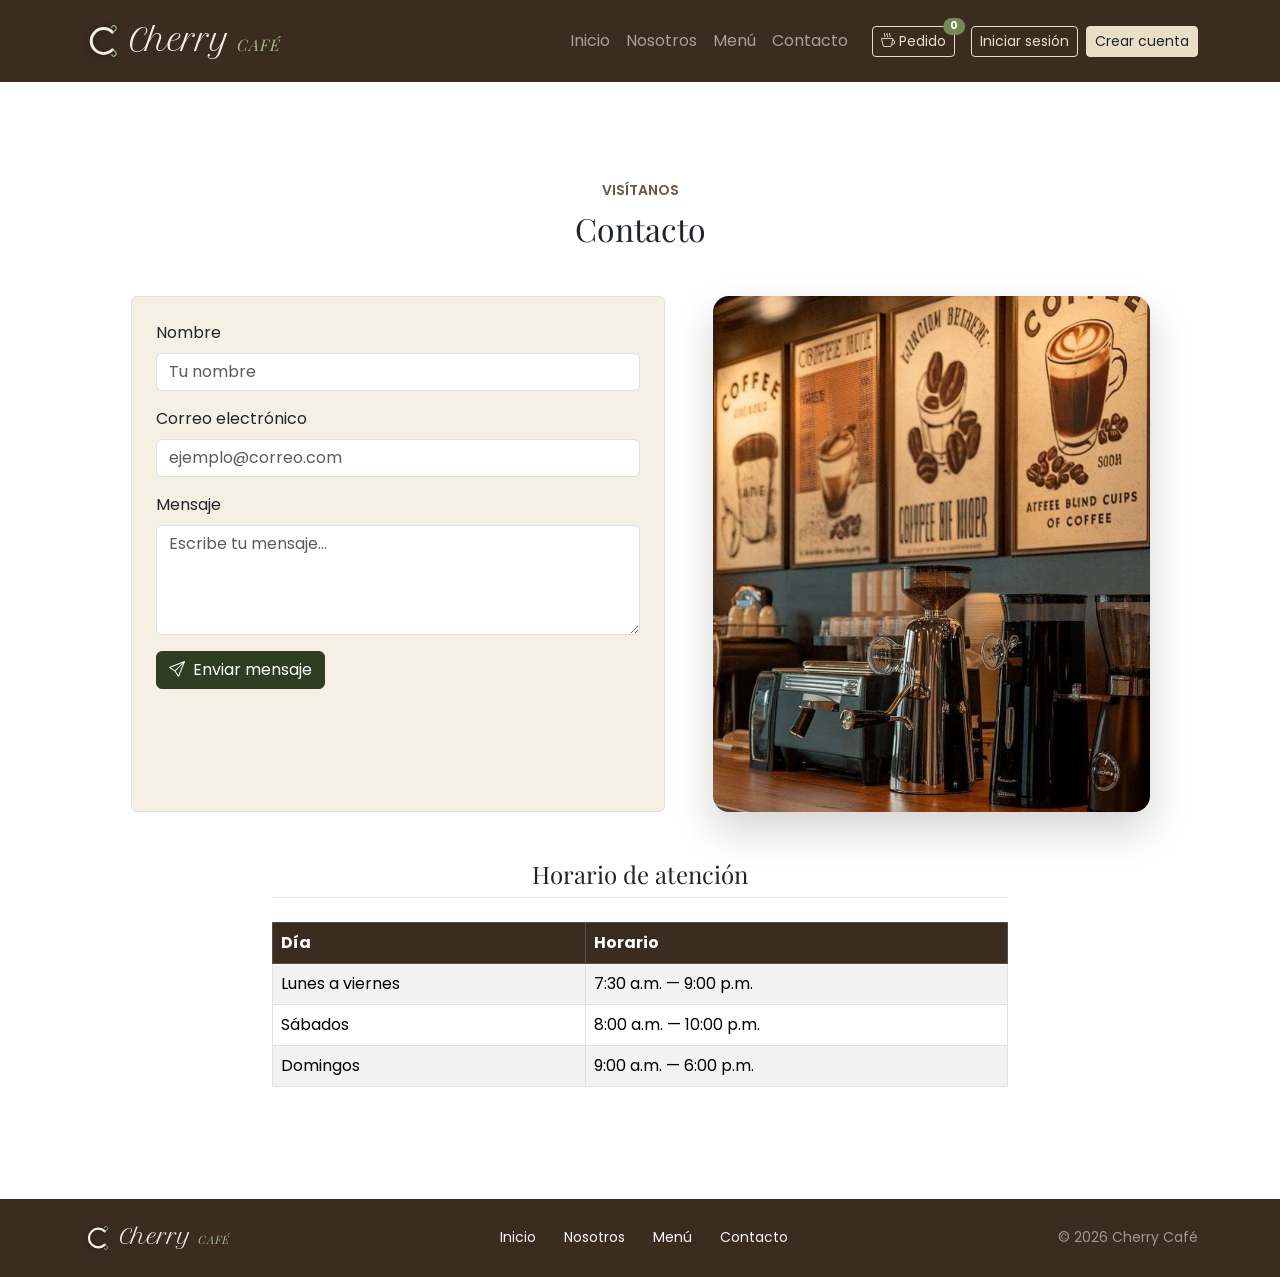
<file: contacto.html>
<!DOCTYPE html>
<html lang="es">
<head>
<meta charset="UTF-8">
<meta name="viewport" content="width=device-width, initial-scale=1.0">
<title>Contacto — Cherry Café</title>
<link rel="icon" href="img/logo-mark.svg" type="image/svg+xml">
<link href="https://cdn.jsdelivr.net/npm/bootstrap@5.3.3/dist/css/bootstrap.min.css" rel="stylesheet">
<link rel="stylesheet" href="https://cdn.jsdelivr.net/npm/bootstrap-icons@1.11.3/font/bootstrap-icons.css">
<link rel="stylesheet" href="css/styles.css">
</head>
<body class="d-flex flex-column min-vh-100 bg-white text-dark">

<header>
    <nav class="navbar navbar-expand-lg navbar-dark bg-dark py-3">
        <div class="container">
            <a class="navbar-brand d-flex align-items-center" href="index.html">
                <img src="img/logo-mark-claro.svg" alt="" height="40" class="brand-mark me-2">
                <span class="brand-type"><span class="brand-script">Cherry</span><span class="brand-serif">Café</span></span>
            </a>
            <button class="navbar-toggler" type="button" data-bs-toggle="collapse" data-bs-target="#menuCherry"
                    aria-controls="menuCherry" aria-expanded="false" aria-label="Alternar navegación">
                <span class="navbar-toggler-icon"></span>
            </button>
            <div class="collapse navbar-collapse" id="menuCherry">
                <ul class="navbar-nav ms-auto mb-3 mb-lg-0 align-items-lg-center">
                    <li class="nav-item"><a class="nav-link" href="index.html">Inicio</a></li>
                    <li class="nav-item"><a class="nav-link" href="nosotros.html">Nosotros</a></li>
                    <li class="nav-item"><a class="nav-link" href="menu.html">Menú</a></li>
                    <li class="nav-item"><a class="nav-link" href="contacto.html">Contacto</a></li>
                    <li class="nav-item ms-lg-3">
                        <button type="button" class="btn btn-outline-light btn-sm position-relative" data-bs-toggle="offcanvas" data-bs-target="#offcanvasCarrito" aria-controls="offcanvasCarrito">
                            <i class="bi bi-cup-hot"></i> Pedido
                            <span id="carritoContador" class="position-absolute top-0 start-100 translate-middle badge rounded-pill bg-danger">0</span>
                        </button>
                    </li>
                    <li class="nav-item ms-lg-3">
                        <button type="button" class="btn btn-outline-light btn-sm" data-bs-toggle="modal" data-bs-target="#modalLogin">
                            Iniciar sesión
                        </button>
                    </li>
                    <li class="nav-item mt-2 mt-lg-0 ms-lg-2">
                        <button type="button" class="btn btn-light btn-sm text-dark" data-bs-toggle="modal" data-bs-target="#modalRegistro">
                            Crear cuenta
                        </button>
                    </li>
                </ul>
            </div>
        </div>
    </nav>
</header>

<main class="flex-grow-1">
    <!-- ================= CONTACTO ================= -->
    <section id="contacto" class="bg-white py-5">
        <div class="container py-5">
            <div class="text-center mb-5">
                <span class="text-secondary text-uppercase small fw-semibold">Visítanos</span>
                <h1 class="fw-normal mt-2 fs-2">Contacto</h1>
            </div>

            <div class="row g-5 justify-content-center align-items-stretch mb-5">
                <div class="col-lg-6">
                    <form class="border rounded p-4 bg-light h-100" id="formContacto" novalidate>
                        <div class="row g-3">
                            <div class="col-12">
                                <label class="form-label" for="nombre">Nombre</label>
                                <input type="text" class="form-control" id="nombre" placeholder="Tu nombre">
                                <div class="invalid-feedback" id="errorNombre"></div>
                            </div>
                            <div class="col-12">
                                <label class="form-label" for="correo">Correo electrónico</label>
                                <input type="email" class="form-control" id="correo" placeholder="ejemplo@correo.com">
                                <div class="invalid-feedback" id="errorCorreo"></div>
                            </div>
                            <div class="col-12">
                                <label class="form-label" for="mensaje">Mensaje</label>
                                <textarea class="form-control" id="mensaje" rows="4" placeholder="Escribe tu mensaje..."></textarea>
                                <div class="invalid-feedback" id="errorMensaje"></div>
                            </div>
                            <div class="col-12">
                                <div class="alert d-none" id="alertaContacto" role="alert"></div>
                                <button type="submit" class="btn btn-dark">
                                    <i class="bi bi-send me-1"></i> Enviar mensaje
                                </button>
                            </div>
                        </div>
                    </form>
                </div>

                <div class="col-lg-5">
                    <div class="cf-photo h-100" style="aspect-ratio:auto;">
                        <img src="img/img4.jpeg" alt="Local Cherry Café">
                    </div>
                </div>
            </div>

            <div class="row justify-content-center">
                <div class="col-lg-8">
                    <h4 class="fw-normal border-bottom pb-2 mb-4 text-center">Horario de atención</h4>
                    <div class="table-responsive">
                        <table class="table table-bordered table-striped align-middle">
                            <thead class="table-dark">
                                <tr>
                                    <th scope="col">Día</th>
                                    <th scope="col">Horario</th>
                                </tr>
                            </thead>
                            <tbody>
                                <tr>
                                    <td>Lunes a viernes</td>
                                    <td>7:30 a.m. — 9:00 p.m.</td>
                                </tr>
                                <tr>
                                    <td>Sábados</td>
                                    <td>8:00 a.m. — 10:00 p.m.</td>
                                </tr>
                                <tr>
                                    <td>Domingos</td>
                                    <td>9:00 a.m. — 6:00 p.m.</td>
                                </tr>
                            </tbody>
                        </table>
                    </div>
                </div>
            </div>
        </div>
    </section>
</main>

<footer class="bg-dark text-white-50 py-4 mt-auto">
    <div class="container d-flex flex-column flex-md-row justify-content-between align-items-center gap-3">
        <div class="d-flex align-items-center">
            <img src="img/logo-mark-claro.svg" alt="" height="30" class="brand-mark me-2">
            <span class="brand-type"><span class="brand-script">Cherry</span><span class="brand-serif">Café</span></span>
        </div>
        <ul class="list-inline mb-0 small">
            <li class="list-inline-item"><a class="link-light text-decoration-none" href="./index.html">Inicio</a></li>
            <li class="list-inline-item ms-3"><a class="link-light text-decoration-none" href="./nosotros.html">Nosotros</a></li>
            <li class="list-inline-item ms-3"><a class="link-light text-decoration-none" href="./menu.html">Menú</a></li>
            <li class="list-inline-item ms-3"><a class="link-light text-decoration-none" href="./contacto.html">Contacto</a></li>
        </ul>
        <div class="small">&copy; <span id="anioActual">2026</span> Cherry Café</div>
    </div>
</footer>

    <!-- ================= MODAL INICIAR SESIÓN ================= -->
    <div class="modal fade" id="modalLogin" tabindex="-1" aria-labelledby="modalLoginLabel" aria-hidden="true">
        <div class="modal-dialog modal-dialog-centered">
            <div class="modal-content">
                <div class="modal-header">
                    <h5 class="modal-title" id="modalLoginLabel">Iniciar sesión</h5>
                    <button type="button" class="btn-close" data-bs-dismiss="modal" aria-label="Cerrar"></button>
                </div>
                <div class="modal-body">
                    <form class="row g-3" id="formLogin" novalidate>
                        <div class="col-12">
                            <label class="form-label" for="loginCorreo">Correo electrónico</label>
                            <input type="email" class="form-control" id="loginCorreo" placeholder="ejemplo@correo.com">
                            <div class="invalid-feedback" id="errorLoginCorreo"></div>
                        </div>
                        <div class="col-12">
                            <label class="form-label" for="loginPassword">Contraseña</label>
                            <input type="password" class="form-control" id="loginPassword" placeholder="Tu contraseña">
                            <div class="invalid-feedback" id="errorLoginPassword"></div>
                        </div>
                        <div class="col-12">
                            <p class="small mb-0" id="mensajeLogin"></p>
                        </div>
                    </form>
                </div>
                <div class="modal-footer">
                    <button type="button" class="btn btn-outline-dark" data-bs-dismiss="modal">Cancelar</button>
                    <button type="button" class="btn btn-dark" id="btnLoginSubmit">Iniciar sesión</button>
                </div>
            </div>
        </div>
    </div>

    <!-- ================= MODAL CREAR CUENTA ================= -->
    <div class="modal fade" id="modalRegistro" tabindex="-1" aria-labelledby="modalRegistroLabel" aria-hidden="true">
        <div class="modal-dialog modal-dialog-centered">
            <div class="modal-content">
                <div class="modal-header">
                    <h5 class="modal-title" id="modalRegistroLabel">Crear cuenta</h5>
                    <button type="button" class="btn-close" data-bs-dismiss="modal" aria-label="Cerrar"></button>
                </div>
                <div class="modal-body">
                    <form class="row g-3" id="formRegistro" novalidate>
                        <div class="col-12">
                            <label class="form-label" for="registroNombre">Nombre completo</label>
                            <input type="text" class="form-control" id="registroNombre" placeholder="Tu nombre completo">
                            <div class="invalid-feedback" id="errorRegistroNombre"></div>
                        </div>
                        <div class="col-12">
                            <label class="form-label" for="registroCorreo">Correo electrónico</label>
                            <input type="email" class="form-control" id="registroCorreo" placeholder="ejemplo@correo.com">
                            <div class="invalid-feedback" id="errorRegistroCorreo"></div>
                        </div>
                        <div class="col-12 col-sm-6">
                            <label class="form-label" for="registroPassword">Contraseña</label>
                            <input type="password" class="form-control" id="registroPassword" placeholder="Crea una contraseña">
                            <div class="invalid-feedback" id="errorRegistroPassword"></div>
                        </div>
                        <div class="col-12 col-sm-6">
                            <label class="form-label" for="registroPassword2">Confirmar contraseña</label>
                            <input type="password" class="form-control" id="registroPassword2" placeholder="Repite la contraseña">
                            <div class="invalid-feedback" id="errorRegistroPassword2"></div>
                        </div>
                        <div class="col-12">
                            <p class="small mb-0" id="mensajeRegistro"></p>
                        </div>
                    </form>
                </div>
                <div class="modal-footer">
                    <button type="button" class="btn btn-outline-dark" data-bs-dismiss="modal">Cancelar</button>
                    <button type="button" class="btn btn-dark" id="btnRegistroSubmit">Crear cuenta</button>
                </div>
            </div>
        </div>
    </div>



<!-- ================= OFFCANVAS CARRITO ================= -->
<div class="offcanvas offcanvas-end" tabindex="-1" id="offcanvasCarrito" aria-labelledby="offcanvasCarritoLabel">
    <div class="offcanvas-header">
        <h5 class="offcanvas-title" id="offcanvasCarritoLabel"><i class="bi bi-cup-hot me-2"></i>Tu pedido</h5>
        <button type="button" class="btn-close" data-bs-dismiss="offcanvas" aria-label="Cerrar"></button>
    </div>
    <div class="offcanvas-body d-flex flex-column">
        <div id="carritoVacio" class="text-secondary text-center my-4">
            <i class="bi bi-cup fs-1 d-block mb-2"></i>
            Todavía no agregaste productos.
        </div>
        <ul id="carritoLista" class="list-group mb-3"></ul>
        <div class="mt-auto">
            <div class="d-flex justify-content-between fw-semibold border-top pt-3">
                <span>Total</span>
                <span id="carritoTotal">S/ 0.00</span>
            </div>
            <div class="d-grid gap-2 mt-3">
                <button type="button" class="btn btn-dark" id="btnFinalizarPedido">
                    <i class="bi bi-check2-circle me-1"></i> Finalizar pedido
                </button>
                <button type="button" class="btn btn-outline-dark btn-sm" id="btnVaciarCarrito">Vaciar pedido</button>
            </div>
        </div>
    </div>
</div>

<script src="https://cdn.jsdelivr.net/npm/bootstrap@5.3.3/dist/js/bootstrap.bundle.min.js"></script>
<script src="js/app.js"></script>

</body>
</html>
</file>
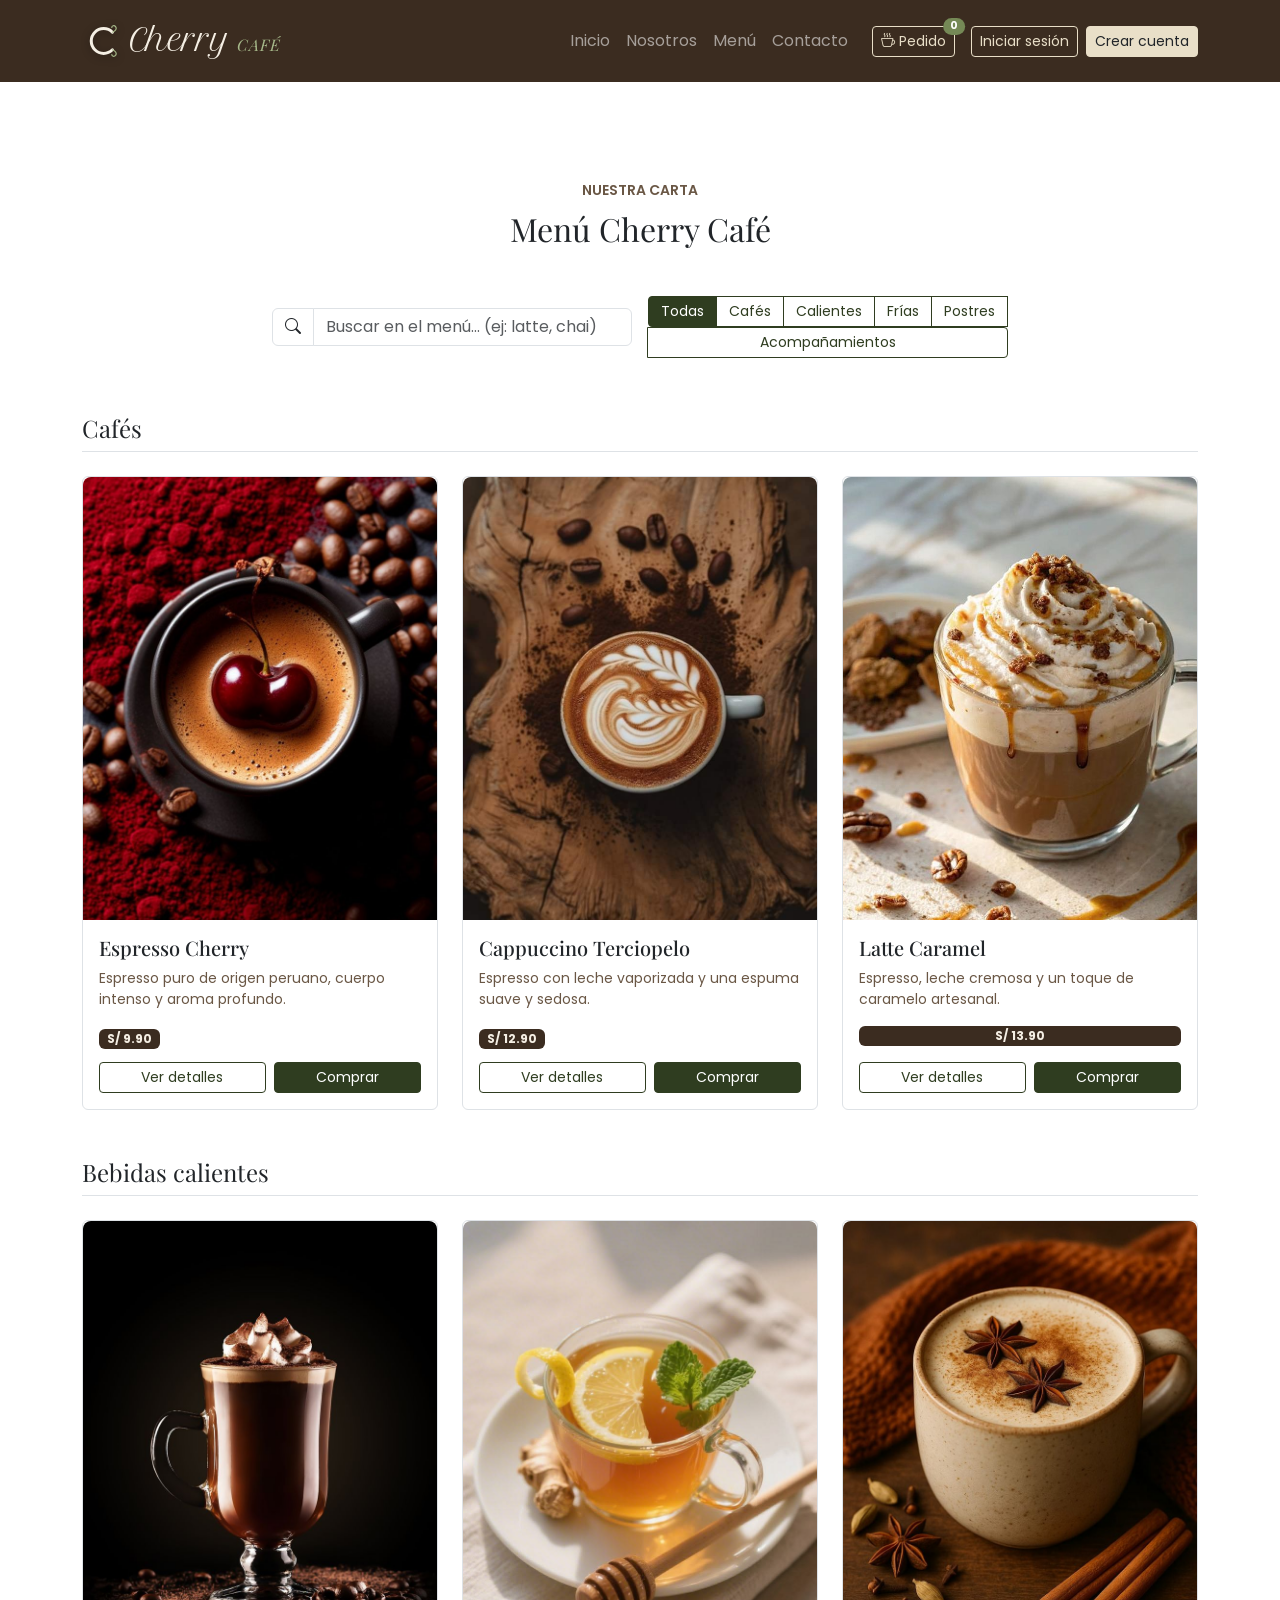
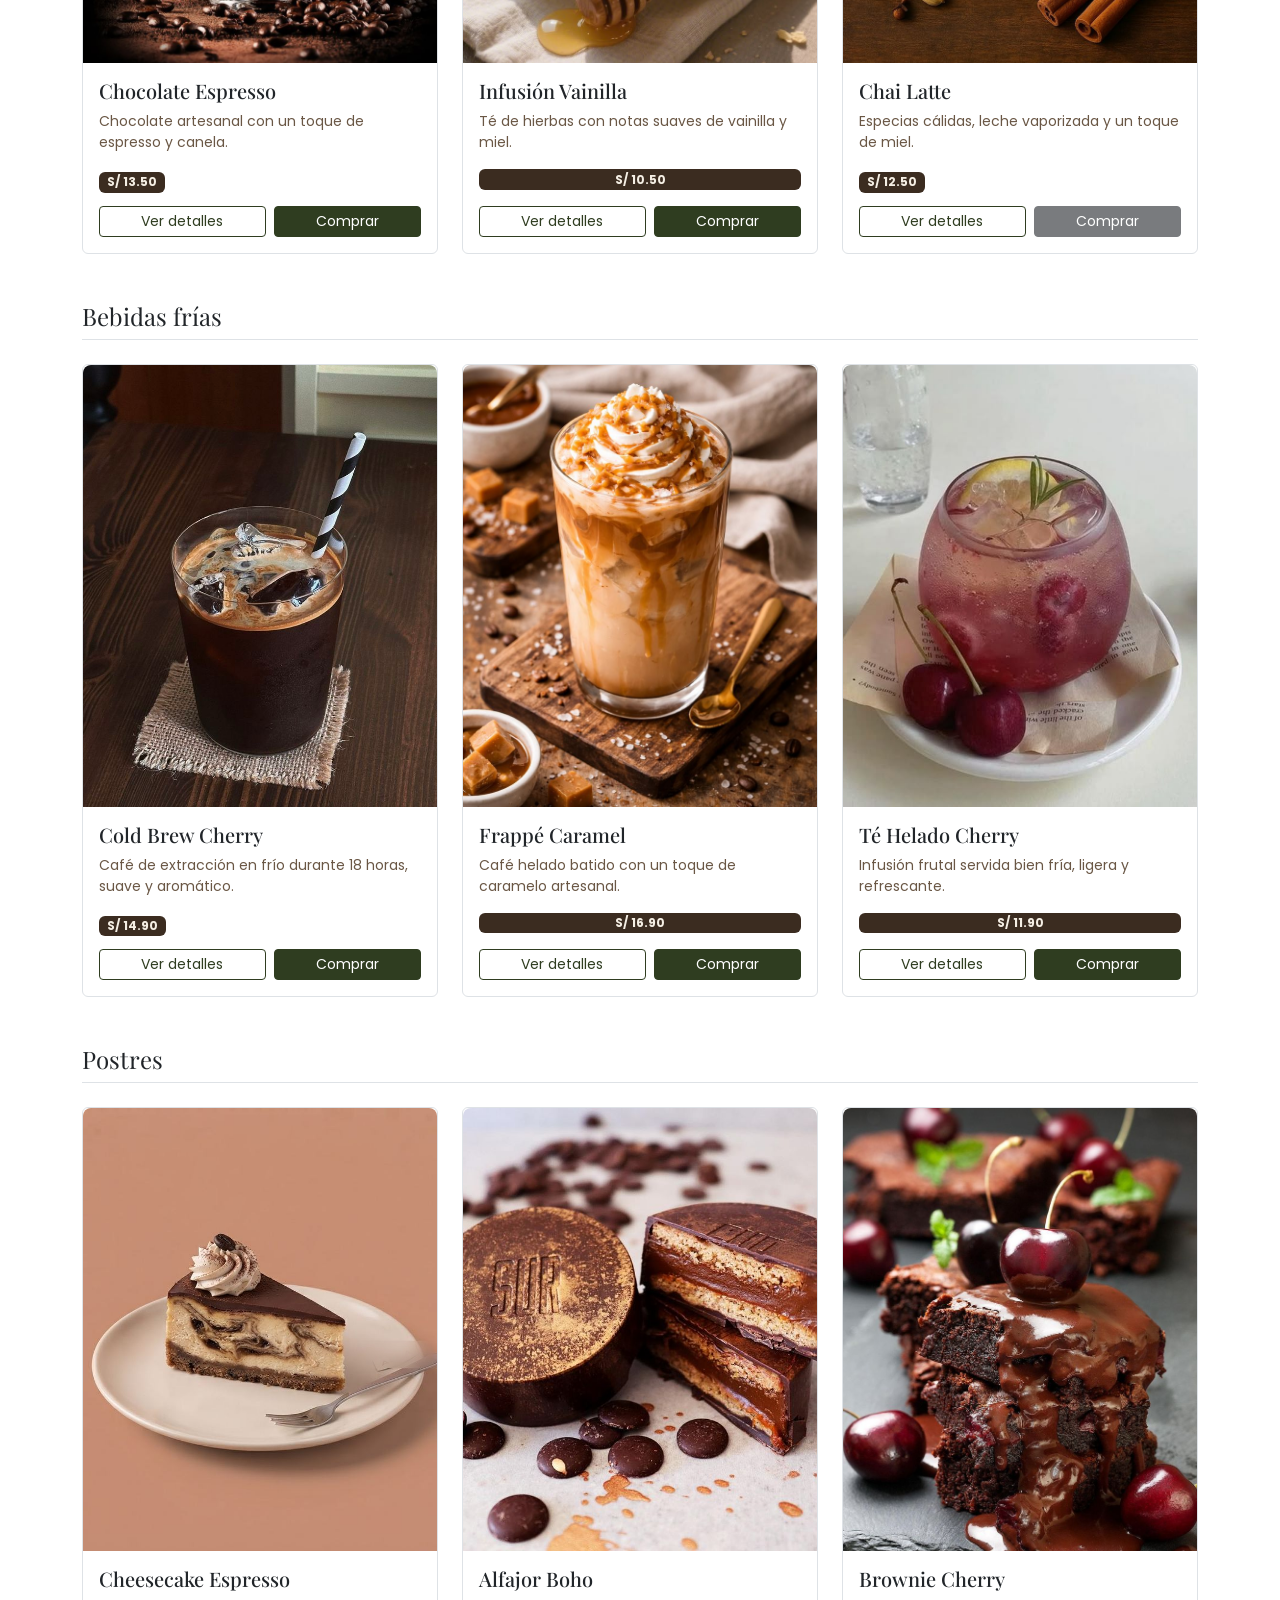
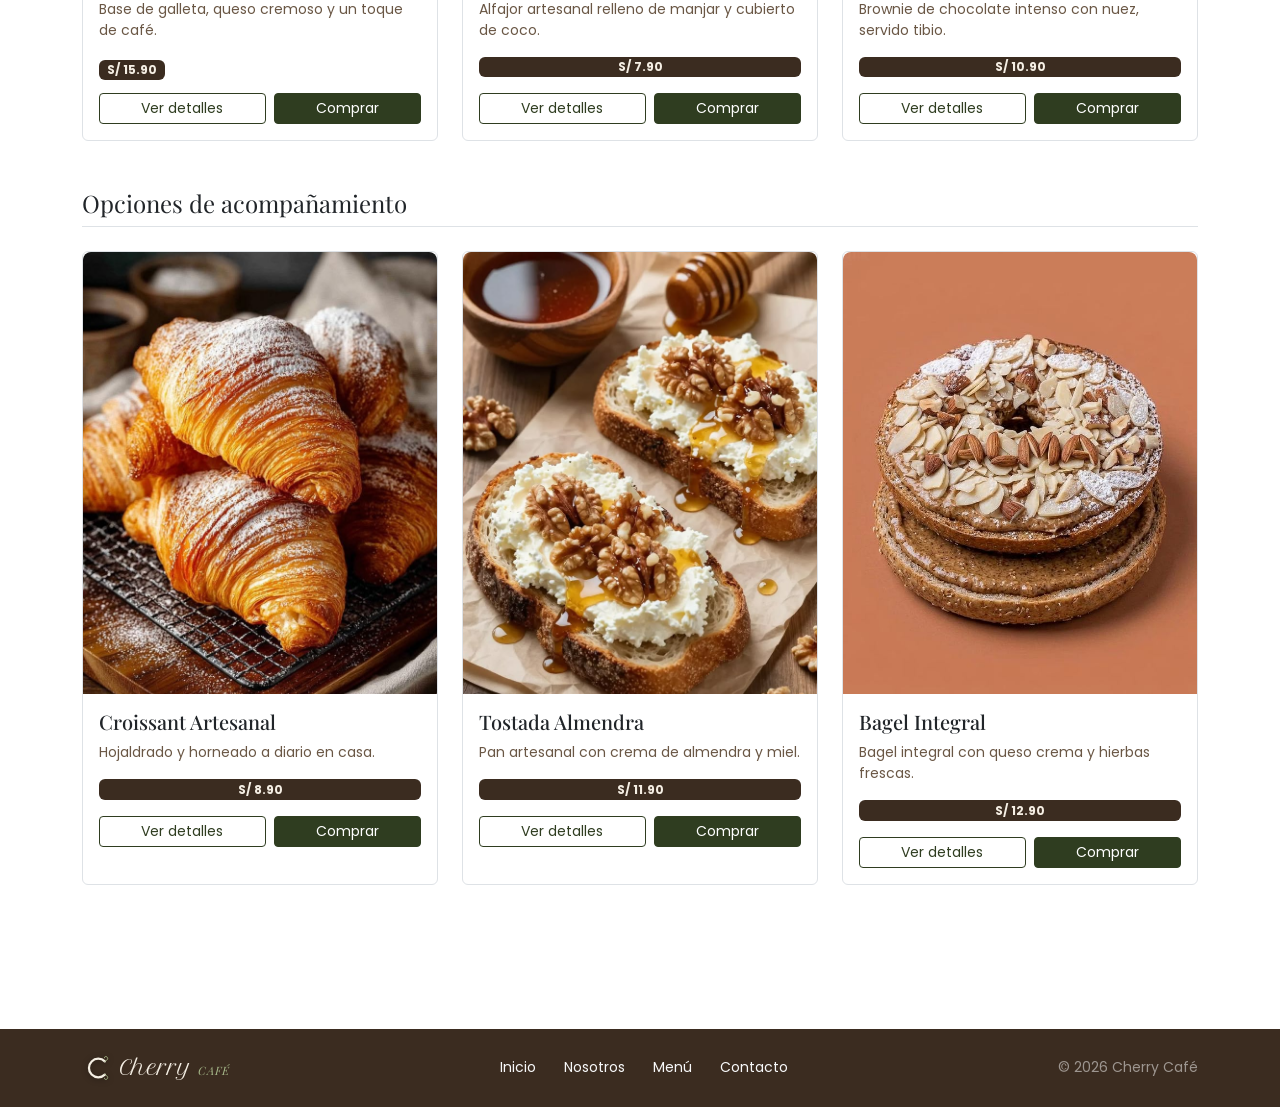
<file: menu.html>
<!DOCTYPE html>
<html lang="es">
<head>
<meta charset="UTF-8">
<meta name="viewport" content="width=device-width, initial-scale=1.0">
<title>Menú — Cherry Café</title>
<link rel="icon" href="img/logo-mark.svg" type="image/svg+xml">
<link href="https://cdn.jsdelivr.net/npm/bootstrap@5.3.3/dist/css/bootstrap.min.css" rel="stylesheet">
<link rel="stylesheet" href="https://cdn.jsdelivr.net/npm/bootstrap-icons@1.11.3/font/bootstrap-icons.css">
<link rel="stylesheet" href="css/styles.css">
</head>
<body class="d-flex flex-column min-vh-100 bg-white text-dark">

<header>
    <nav class="navbar navbar-expand-lg navbar-dark bg-dark py-3">
        <div class="container">
            <a class="navbar-brand d-flex align-items-center" href="index.html">
                <img src="img/logo-mark-claro.svg" alt="" height="40" class="brand-mark me-2">
                <span class="brand-type"><span class="brand-script">Cherry</span><span class="brand-serif">Café</span></span>
            </a>
            <button class="navbar-toggler" type="button" data-bs-toggle="collapse" data-bs-target="#menuCherry"
                    aria-controls="menuCherry" aria-expanded="false" aria-label="Alternar navegación">
                <span class="navbar-toggler-icon"></span>
            </button>
            <div class="collapse navbar-collapse" id="menuCherry">
                <ul class="navbar-nav ms-auto mb-3 mb-lg-0 align-items-lg-center">
                    <li class="nav-item"><a class="nav-link" href="index.html">Inicio</a></li>
                    <li class="nav-item"><a class="nav-link" href="nosotros.html">Nosotros</a></li>
                    <li class="nav-item"><a class="nav-link" href="menu.html">Menú</a></li>
                    <li class="nav-item"><a class="nav-link" href="contacto.html">Contacto</a></li>
                    <li class="nav-item ms-lg-3">
                        <button type="button" class="btn btn-outline-light btn-sm position-relative" data-bs-toggle="offcanvas" data-bs-target="#offcanvasCarrito" aria-controls="offcanvasCarrito">
                            <i class="bi bi-cup-hot"></i> Pedido
                            <span id="carritoContador" class="position-absolute top-0 start-100 translate-middle badge rounded-pill bg-danger">0</span>
                        </button>
                    </li>
                    <li class="nav-item ms-lg-3">
                        <button type="button" class="btn btn-outline-light btn-sm" data-bs-toggle="modal" data-bs-target="#modalLogin">
                            Iniciar sesión
                        </button>
                    </li>
                    <li class="nav-item mt-2 mt-lg-0 ms-lg-2">
                        <button type="button" class="btn btn-light btn-sm text-dark" data-bs-toggle="modal" data-bs-target="#modalRegistro">
                            Crear cuenta
                        </button>
                    </li>
                </ul>
            </div>
        </div>
    </nav>
</header>

<main class="flex-grow-1">
    <!-- ================= MENÚ ================= -->
    <section id="menu" class="bg-white py-5">
        <div class="container py-5">
            <div class="text-center mb-5">
                <span class="text-secondary text-uppercase small fw-semibold">Nuestra carta</span>
                <h1 class="fw-normal mt-2 fs-2">Menú Cherry Café</h1>
            </div>

            <!-- ================= BUSCADOR Y FILTRO ================= -->
            <div class="row justify-content-center mb-5">
                <div class="col-lg-8">
                    <div class="row g-3 align-items-center">
                        <div class="col-12 col-md-6">
                            <label for="buscadorMenu" class="form-label visually-hidden">Buscar producto</label>
                            <div class="input-group">
                                <span class="input-group-text bg-white"><i class="bi bi-search"></i></span>
                                <input type="text" id="buscadorMenu" class="form-control" placeholder="Buscar en el menú... (ej: latte, chai)">
                            </div>
                        </div>
                        <div class="col-12 col-md-6 text-md-end">
                            <div class="btn-group flex-wrap" role="group" id="filtroCategorias" aria-label="Filtrar por categoría">
                                <button type="button" class="btn btn-outline-dark btn-sm active" data-categoria="todas">Todas</button>
                                <button type="button" class="btn btn-outline-dark btn-sm" data-categoria="Cafés">Cafés</button>
                                <button type="button" class="btn btn-outline-dark btn-sm" data-categoria="Bebidas calientes">Calientes</button>
                                <button type="button" class="btn btn-outline-dark btn-sm" data-categoria="Bebidas frías">Frías</button>
                                <button type="button" class="btn btn-outline-dark btn-sm" data-categoria="Postres">Postres</button>
                                <button type="button" class="btn btn-outline-dark btn-sm" data-categoria="Opciones de acompañamiento">Acompañamientos</button>
                            </div>
                        </div>
                    </div>
                    <p class="text-secondary small mt-2 mb-0" id="resultadoBusqueda"></p>
                </div>
            </div>

            <h4 class="fw-normal border-bottom pb-2 mb-4">Cafés</h4>
            <div class="row g-4 mb-5" data-categoria="Cafés">
                <div class="col-12 col-sm-6 col-lg-4" data-nombre="Espresso Cherry" data-precio="9.90">
                    <div class="card h-100 border">
                        <div class="menu-photo">
                            <img src="img/cherrycafe.jpeg" class="rounded-top" alt="Espresso Cherry">
                        </div>
                        <div class="card-body d-flex flex-column">
                            <h5 class="card-title">Espresso Cherry</h5>
                            <p class="card-text small text-secondary">Espresso puro de origen peruano, cuerpo intenso y aroma profundo.</p>
                            <div class="mb-2">
                                <span class="badge bg-dark">S/ 9.90</span>
                        
                            </div>
                            <div class="d-flex gap-2 mt-auto">
                                <button type="button" class="btn btn-outline-dark btn-sm flex-fill"
                                        data-bs-toggle="modal" data-bs-target="#modalEspresso">Ver detalles</button>
                                <button type="button" class="btn btn-dark btn-sm flex-fill btn-comprar" data-nombre="Espresso Cherry" data-precio="9.90">
                                    Comprar
                                </button>
                            </div>
                        </div>
                    </div>
                </div>
                <div class="col-12 col-sm-6 col-lg-4" data-nombre="Cappuccino Terciopelo" data-precio="12.90">
                    <div class="card h-100 border">
                        <div class="menu-photo">
                            <img src="img/capuchino.jpeg" class="rounded-top" alt="Cappuccino Terciopelo">
                        </div>
                        <div class="card-body d-flex flex-column">
                            <h5 class="card-title">Cappuccino Terciopelo</h5>
                            <p class="card-text small text-secondary">Espresso con leche vaporizada y una espuma suave y sedosa.</p>
                            <div class="mb-2">
                                <span class="badge bg-dark">S/ 12.90</span>
                            </div>
                            <div class="d-flex gap-2 mt-auto">
                                <button type="button" class="btn btn-outline-dark btn-sm flex-fill">Ver detalles</button>
                                <button type="button" class="btn btn-dark btn-sm flex-fill btn-comprar" data-nombre="Cappuccino Terciopelo" data-precio="12.90">
                                    Comprar
                                </button>
                            </div>
                        </div>
                    </div>
                </div>
                <div class="col-12 col-sm-6 col-lg-4" data-nombre="Latte Caramel" data-precio="13.90">
                    <div class="card h-100 border">
                        <div class="menu-photo">
                            <img src="img/latee.jpeg" class="rounded-top" alt="Latte Caramel">
                        </div>
                        <div class="card-body d-flex flex-column">
                            <h5 class="card-title">Latte Caramel</h5>
                            <p class="card-text small text-secondary">Espresso, leche cremosa y un toque de caramelo artesanal.</p>
                            <span class="badge bg-dark">S/ 13.90</span>
                            <div class="d-flex gap-2 mt-3">
                                <button type="button" class="btn btn-outline-dark btn-sm flex-fill">Ver detalles</button>
                                <button type="button" class="btn btn-dark btn-sm flex-fill btn-comprar" data-nombre="Latte Caramel" data-precio="13.90">
                                    Comprar
                                </button>
                            </div>
                        </div>
                    </div>
                </div>
            </div>

            <h4 class="fw-normal border-bottom pb-2 mb-4">Bebidas calientes</h4>
            <div class="row g-4 mb-5" data-categoria="Bebidas calientes">
                <div class="col-12 col-sm-6 col-lg-4" data-nombre="Chocolate Espresso" data-precio="13.50">
                    <div class="card h-100 border">
                        <div class="menu-photo">
                            <img src="img/expreso.jpeg" class="rounded-top" alt="Chocolate Espresso">
                        </div>
                        <div class="card-body d-flex flex-column">
                            <h5 class="card-title">Chocolate Espresso</h5>
                            <p class="card-text small text-secondary">Chocolate artesanal con un toque de espresso y canela.</p>
                            <div class="mb-2">
                                <span class="badge bg-dark">S/ 13.50</span>
                                
                            </div>
                            <div class="d-flex gap-2 mt-auto">
                                <button type="button" class="btn btn-outline-dark btn-sm flex-fill">Ver detalles</button>
                                <button type="button" class="btn btn-dark btn-sm flex-fill btn-comprar" data-nombre="Chocolate Espresso" data-precio="13.50">
                                    Comprar
                                </button>
                            </div>
                        </div>
                    </div>
                </div>
                <div class="col-12 col-sm-6 col-lg-4" data-nombre="Infusión Vainilla" data-precio="10.50">
                    <div class="card h-100 border">
                        <div class="menu-photo">
                            <img src="img/infucion.jpeg" class="rounded-top" alt="Infusión Vainilla">
                        </div>
                        <div class="card-body d-flex flex-column">
                            <h5 class="card-title">Infusión Vainilla</h5>
                            <p class="card-text small text-secondary">Té de hierbas con notas suaves de vainilla y miel.</p>
                            <span class="badge bg-dark">S/ 10.50</span>
                            <div class="d-flex gap-2 mt-3">
                                <button type="button" class="btn btn-outline-dark btn-sm flex-fill">Ver detalles</button>
                                <button type="button" class="btn btn-dark btn-sm flex-fill btn-comprar" data-nombre="Infusión Vainilla" data-precio="10.50">
                                    Comprar
                                </button>
                            </div>
                        </div>
                    </div>
                </div>
                <div class="col-12 col-sm-6 col-lg-4" data-nombre="Chai Latte" data-precio="12.50">
                    <div class="card h-100 border">
                        <div class="menu-photo">
                            <img src="img/chailate.jpeg" class="rounded-top" alt="Chai Latte">
                        </div>
                        <div class="card-body d-flex flex-column">
                            <h5 class="card-title">Chai Latte</h5>
                            <p class="card-text small text-secondary">Especias cálidas, leche vaporizada y un toque de miel.</p>
                            <div class="mb-2">
                                <span class="badge bg-dark">S/ 12.50</span>
                                
                            </div>
                            <div class="d-flex gap-2 mt-auto">
                                <button type="button" class="btn btn-outline-dark btn-sm flex-fill">Ver detalles</button>
                                <button type="button" class="btn btn-dark btn-sm flex-fill btn-comprar" disabled data-nombre="Chai Latte" data-precio="12.50">
                                    Comprar
                                </button>
                            </div>
                        </div>
                    </div>
                </div>
            </div>

            <h4 class="fw-normal border-bottom pb-2 mb-4">Bebidas frías</h4>
            <div class="row g-4 mb-5" data-categoria="Bebidas frías">
                <div class="col-12 col-sm-6 col-lg-4" data-nombre="Cold Brew Cherry" data-precio="14.90">
                    <div class="card h-100 border">
                        <div class="menu-photo">
                            <img src="img/cold.jpeg" class="rounded-top" alt="Cold Brew Cherry">
                        </div>
                        <div class="card-body d-flex flex-column">
                            <h5 class="card-title">Cold Brew Cherry</h5>
                            <p class="card-text small text-secondary">Café de extracción en frío durante 18 horas, suave y aromático.</p>
                            <div class="mb-2">
                                <span class="badge bg-dark">S/ 14.90</span>
                                
                            </div>
                            <div class="d-flex gap-2 mt-auto">
                                <button type="button" class="btn btn-outline-dark btn-sm flex-fill">Ver detalles</button>
                                <button type="button" class="btn btn-dark btn-sm flex-fill btn-comprar" data-nombre="Cold Brew Cherry" data-precio="14.90">
                                    Comprar
                                </button>
                            </div>
                        </div>
                    </div>
                </div>
                <div class="col-12 col-sm-6 col-lg-4" data-nombre="Frappé Caramel" data-precio="16.90">
                    <div class="card h-100 border">
                        <div class="menu-photo">
                            <img src="img/frapecaramel.jpeg" class="rounded-top" alt="Frappé Caramel">
                        </div>
                        <div class="card-body d-flex flex-column">
                            <h5 class="card-title">Frappé Caramel</h5>
                            <p class="card-text small text-secondary">Café helado batido con un toque de caramelo artesanal.</p>
                            <span class="badge bg-dark">S/ 16.90</span>
                            <div class="d-flex gap-2 mt-3">
                                <button type="button" class="btn btn-outline-dark btn-sm flex-fill">Ver detalles</button>
                                <button type="button" class="btn btn-dark btn-sm flex-fill btn-comprar" data-nombre="Frappé Caramel" data-precio="16.90">
                                    Comprar
                                </button>
                            </div>
                        </div>
                    </div>
                </div>
                <div class="col-12 col-sm-6 col-lg-4" data-nombre="Té Helado Cherry" data-precio="11.90">
                    <div class="card h-100 border">
                        <div class="menu-photo">
                            <img src="img/techerry.jpeg" class="rounded-top" alt="Té Helado Cherry">
                        </div>
                        <div class="card-body d-flex flex-column">
                            <h5 class="card-title">Té Helado Cherry</h5>
                            <p class="card-text small text-secondary">Infusión frutal servida bien fría, ligera y refrescante.</p>
                            <span class="badge bg-dark">S/ 11.90</span>
                            <div class="d-flex gap-2 mt-3">
                                <button type="button" class="btn btn-outline-dark btn-sm flex-fill">Ver detalles</button>
                                <button type="button" class="btn btn-dark btn-sm flex-fill btn-comprar" data-nombre="Té Helado Cherry" data-precio="11.90">
                                    Comprar
                                </button>
                            </div>
                        </div>
                    </div>
                </div>
            </div>

            <h4 class="fw-normal border-bottom pb-2 mb-4">Postres</h4>
            <div class="row g-4 mb-5" data-categoria="Postres">
                <div class="col-12 col-sm-6 col-lg-4" data-nombre="Cheesecake Espresso" data-precio="15.90">
                    <div class="card h-100 border">
                        <div class="menu-photo">
                            <img src="img/Cheesecake.jpg" class="rounded-top" alt="Cheesecake Espresso">
                        </div>
                        <div class="card-body d-flex flex-column">
                            <h5 class="card-title">Cheesecake Espresso</h5>
                            <p class="card-text small text-secondary">Base de galleta, queso cremoso y un toque de café.</p>
                            <div class="mb-2">
                                <span class="badge bg-dark">S/ 15.90</span>
                              
                            </div>
                            <div class="d-flex gap-2 mt-auto">
                                <button type="button" class="btn btn-outline-dark btn-sm flex-fill">Ver detalles</button>
                                <button type="button" class="btn btn-dark btn-sm flex-fill btn-comprar" data-nombre="Cheesecake Espresso" data-precio="15.90">
                                    Comprar
                                </button>
                            </div>
                        </div>
                    </div>
                </div>
                <div class="col-12 col-sm-6 col-lg-4" data-nombre="Alfajor Boho" data-precio="7.90">
                    <div class="card h-100 border">
                        <div class="menu-photo">
                            <img src="img/alfajor.jpeg" class="rounded-top" alt="Alfajor Boho">
                        </div>
                        <div class="card-body d-flex flex-column">
                            <h5 class="card-title">Alfajor Boho</h5>
                            <p class="card-text small text-secondary">Alfajor artesanal relleno de manjar y cubierto de coco.</p>
                            <span class="badge bg-dark">S/ 7.90</span>
                            <div class="d-flex gap-2 mt-3">
                                <button type="button" class="btn btn-outline-dark btn-sm flex-fill">Ver detalles</button>
                                <button type="button" class="btn btn-dark btn-sm flex-fill btn-comprar" data-nombre="Alfajor Boho" data-precio="7.90">
                                    Comprar
                                </button>
                            </div>
                        </div>
                    </div>
                </div>
                <div class="col-12 col-sm-6 col-lg-4" data-nombre="Brownie Cherry" data-precio="10.90">
                    <div class="card h-100 border">
                        <div class="menu-photo">
                            <img src="img/browni.jpeg" class="rounded-top" alt="Brownie Cherry">
                        </div>
                        <div class="card-body d-flex flex-column">
                            <h5 class="card-title">Brownie Cherry</h5>
                            <p class="card-text small text-secondary">Brownie de chocolate intenso con nuez, servido tibio.</p>
                            <span class="badge bg-dark">S/ 10.90</span>
                            <div class="d-flex gap-2 mt-3">
                                <button type="button" class="btn btn-outline-dark btn-sm flex-fill">Ver detalles</button>
                                <button type="button" class="btn btn-dark btn-sm flex-fill btn-comprar" data-nombre="Brownie Cherry" data-precio="10.90">
                                    Comprar
                                </button>
                            </div>
                        </div>
                    </div>
                </div>
            </div>

            <h4 class="fw-normal border-bottom pb-2 mb-4">Opciones de acompañamiento</h4>
            <div class="row g-4 mb-5" data-categoria="Opciones de acompañamiento">
                <div class="col-12 col-sm-6 col-lg-4" data-nombre="Croissant Artesanal" data-precio="8.90">
                    <div class="card h-100 border">
                        <div class="menu-photo">
                            <img src="img/crosant.jpeg" class="rounded-top" alt="Croissant Artesanal">
                        </div>
                        <div class="card-body d-flex flex-column">
                            <h5 class="card-title">Croissant Artesanal</h5>
                            <p class="card-text small text-secondary">Hojaldrado y horneado a diario en casa.</p>
                            <span class="badge bg-dark">S/ 8.90</span>
                            <div class="d-flex gap-2 mt-3">
                                <button type="button" class="btn btn-outline-dark btn-sm flex-fill">Ver detalles</button>
                                <button type="button" class="btn btn-dark btn-sm flex-fill btn-comprar" data-nombre="Croissant Artesanal" data-precio="8.90">
                                    Comprar
                                </button>
                            </div>
                        </div>
                    </div>
                </div>
                <div class="col-12 col-sm-6 col-lg-4" data-nombre="Tostada Almendra" data-precio="11.90">
                    <div class="card h-100 border">
                        <div class="menu-photo">
                            <img src="img/tostada.jpeg" class="rounded-top" alt="Tostada Almendra">
                        </div>
                        <div class="card-body d-flex flex-column">
                            <h5 class="card-title">Tostada Almendra</h5>
                            <p class="card-text small text-secondary">Pan artesanal con crema de almendra y miel.</p>
                            <span class="badge bg-dark">S/ 11.90</span>
                            <div class="d-flex gap-2 mt-3">
                                <button type="button" class="btn btn-outline-dark btn-sm flex-fill">Ver detalles</button>
                                <button type="button" class="btn btn-dark btn-sm flex-fill btn-comprar" data-nombre="Tostada Almendra" data-precio="11.90">
                                    Comprar
                                </button>
                            </div>
                        </div>
                    </div>
                </div>
                <div class="col-12 col-sm-6 col-lg-4" data-nombre="Bagel Integral" data-precio="12.90">
                    <div class="card h-100 border">
                        <div class="menu-photo">
                            <img src="img/bagel.jpg" class="rounded-top" alt="Bagel Integral">
                        </div>
                        <div class="card-body d-flex flex-column">
                            <h5 class="card-title">Bagel Integral</h5>
                            <p class="card-text small text-secondary">Bagel integral con queso crema y hierbas frescas.</p>
                            <span class="badge bg-dark">S/ 12.90</span>
                            <div class="d-flex gap-2 mt-3">
                                <button type="button" class="btn btn-outline-dark btn-sm flex-fill">Ver detalles</button>
                                <button type="button" class="btn btn-dark btn-sm flex-fill btn-comprar" data-nombre="Bagel Integral" data-precio="12.90">
                                    Comprar
                                </button>
                            </div>
                        </div>
                    </div>
                </div>
            </div>
        </div>
    </section>

    <!-- ================= MODAL DETALLE DE PRODUCTO ================= -->
    <div class="modal fade" id="modalEspresso" tabindex="-1" aria-labelledby="modalEspressoLabel" aria-hidden="true">
        <div class="modal-dialog modal-dialog-centered">
            <div class="modal-content">
                <div class="modal-header">
                    <h5 class="modal-title" id="modalEspressoLabel">Espresso Cherry</h5>
                    <button type="button" class="btn-close" data-bs-dismiss="modal" aria-label="Cerrar"></button>
                </div>
                <div class="modal-body">
                    <img src="img/cherrycafe.jpeg" class="img-fluid rounded mb-3" alt="Espresso Cherry">
                    <p>Espresso puro de origen peruano, cuerpo intenso y aroma profundo. Preparado al momento con
                        grano recién molido para resaltar su sabor.</p>
                    <span class="badge bg-dark">S/ 9.90</span>
                    
                </div>
                <div class="modal-footer">
                    <button type="button" class="btn btn-outline-dark" data-bs-dismiss="modal">Cerrar</button>
                    <button type="button" class="btn btn-dark btn-comprar" data-nombre="Espresso Cherry" data-precio="9.90">
                        <i class="bi bi-cart-check me-1"></i> Agregar al pedido
                    </button>
                </div>
            </div>
        </div>
    </div>
</main>

<footer class="bg-dark text-white-50 py-4 mt-auto">
    <div class="container d-flex flex-column flex-md-row justify-content-between align-items-center gap-3">
        <div class="d-flex align-items-center">
            <img src="img/logo-mark-claro.svg" alt="" height="30" class="brand-mark me-2">
            <span class="brand-type"><span class="brand-script">Cherry</span><span class="brand-serif">Café</span></span>
        </div>
        <ul class="list-inline mb-0 small">
            <li class="list-inline-item"><a class="link-light text-decoration-none" href="./index.html">Inicio</a></li>
            <li class="list-inline-item ms-3"><a class="link-light text-decoration-none" href="./nosotros.html">Nosotros</a></li>
            <li class="list-inline-item ms-3"><a class="link-light text-decoration-none" href="./menu.html">Menú</a></li>
            <li class="list-inline-item ms-3"><a class="link-light text-decoration-none" href="./contacto.html">Contacto</a></li>
        </ul>
        <div class="small">&copy; <span id="anioActual">2026</span> Cherry Café</div>
    </div>
</footer>

    <!-- ================= MODAL INICIAR SESIÓN ================= -->
    <div class="modal fade" id="modalLogin" tabindex="-1" aria-labelledby="modalLoginLabel" aria-hidden="true">
        <div class="modal-dialog modal-dialog-centered">
            <div class="modal-content">
                <div class="modal-header">
                    <h5 class="modal-title" id="modalLoginLabel">Iniciar sesión</h5>
                    <button type="button" class="btn-close" data-bs-dismiss="modal" aria-label="Cerrar"></button>
                </div>
                <div class="modal-body">
                    <form class="row g-3" id="formLogin" novalidate>
                        <div class="col-12">
                            <label class="form-label" for="loginCorreo">Correo electrónico</label>
                            <input type="email" class="form-control" id="loginCorreo" placeholder="ejemplo@correo.com">
                            <div class="invalid-feedback" id="errorLoginCorreo"></div>
                        </div>
                        <div class="col-12">
                            <label class="form-label" for="loginPassword">Contraseña</label>
                            <input type="password" class="form-control" id="loginPassword" placeholder="Tu contraseña">
                            <div class="invalid-feedback" id="errorLoginPassword"></div>
                        </div>
                        <div class="col-12">
                            <p class="small mb-0" id="mensajeLogin"></p>
                        </div>
                    </form>
                </div>
                <div class="modal-footer">
                    <button type="button" class="btn btn-outline-dark" data-bs-dismiss="modal">Cancelar</button>
                    <button type="button" class="btn btn-dark" id="btnLoginSubmit">Iniciar sesión</button>
                </div>
            </div>
        </div>
    </div>

    <!-- ================= MODAL CREAR CUENTA ================= -->
    <div class="modal fade" id="modalRegistro" tabindex="-1" aria-labelledby="modalRegistroLabel" aria-hidden="true">
        <div class="modal-dialog modal-dialog-centered">
            <div class="modal-content">
                <div class="modal-header">
                    <h5 class="modal-title" id="modalRegistroLabel">Crear cuenta</h5>
                    <button type="button" class="btn-close" data-bs-dismiss="modal" aria-label="Cerrar"></button>
                </div>
                <div class="modal-body">
                    <form class="row g-3" id="formRegistro" novalidate>
                        <div class="col-12">
                            <label class="form-label" for="registroNombre">Nombre completo</label>
                            <input type="text" class="form-control" id="registroNombre" placeholder="Tu nombre completo">
                            <div class="invalid-feedback" id="errorRegistroNombre"></div>
                        </div>
                        <div class="col-12">
                            <label class="form-label" for="registroCorreo">Correo electrónico</label>
                            <input type="email" class="form-control" id="registroCorreo" placeholder="ejemplo@correo.com">
                            <div class="invalid-feedback" id="errorRegistroCorreo"></div>
                        </div>
                        <div class="col-12 col-sm-6">
                            <label class="form-label" for="registroPassword">Contraseña</label>
                            <input type="password" class="form-control" id="registroPassword" placeholder="Crea una contraseña">
                            <div class="invalid-feedback" id="errorRegistroPassword"></div>
                        </div>
                        <div class="col-12 col-sm-6">
                            <label class="form-label" for="registroPassword2">Confirmar contraseña</label>
                            <input type="password" class="form-control" id="registroPassword2" placeholder="Repite la contraseña">
                            <div class="invalid-feedback" id="errorRegistroPassword2"></div>
                        </div>
                        <div class="col-12">
                            <p class="small mb-0" id="mensajeRegistro"></p>
                        </div>
                    </form>
                </div>
                <div class="modal-footer">
                    <button type="button" class="btn btn-outline-dark" data-bs-dismiss="modal">Cancelar</button>
                    <button type="button" class="btn btn-dark" id="btnRegistroSubmit">Crear cuenta</button>
                </div>
            </div>
        </div>
    </div>



<!-- ================= OFFCANVAS CARRITO ================= -->
<div class="offcanvas offcanvas-end" tabindex="-1" id="offcanvasCarrito" aria-labelledby="offcanvasCarritoLabel">
    <div class="offcanvas-header">
        <h5 class="offcanvas-title" id="offcanvasCarritoLabel"><i class="bi bi-cup-hot me-2"></i>Tu pedido</h5>
        <button type="button" class="btn-close" data-bs-dismiss="offcanvas" aria-label="Cerrar"></button>
    </div>
    <div class="offcanvas-body d-flex flex-column">
        <div id="carritoVacio" class="text-secondary text-center my-4">
            <i class="bi bi-cup fs-1 d-block mb-2"></i>
            Todavía no agregaste productos.
        </div>
        <ul id="carritoLista" class="list-group mb-3"></ul>
        <div class="mt-auto">
            <div class="d-flex justify-content-between fw-semibold border-top pt-3">
                <span>Total</span>
                <span id="carritoTotal">S/ 0.00</span>
            </div>
            <div class="d-grid gap-2 mt-3">
                <button type="button" class="btn btn-dark" id="btnFinalizarPedido">
                    <i class="bi bi-check2-circle me-1"></i> Finalizar pedido
                </button>
                <button type="button" class="btn btn-outline-dark btn-sm" id="btnVaciarCarrito">Vaciar pedido</button>
            </div>
        </div>
    </div>
</div>

<script src="https://cdn.jsdelivr.net/npm/bootstrap@5.3.3/dist/js/bootstrap.bundle.min.js"></script>
<script src="js/app.js"></script>

</body>
</html>
</file>
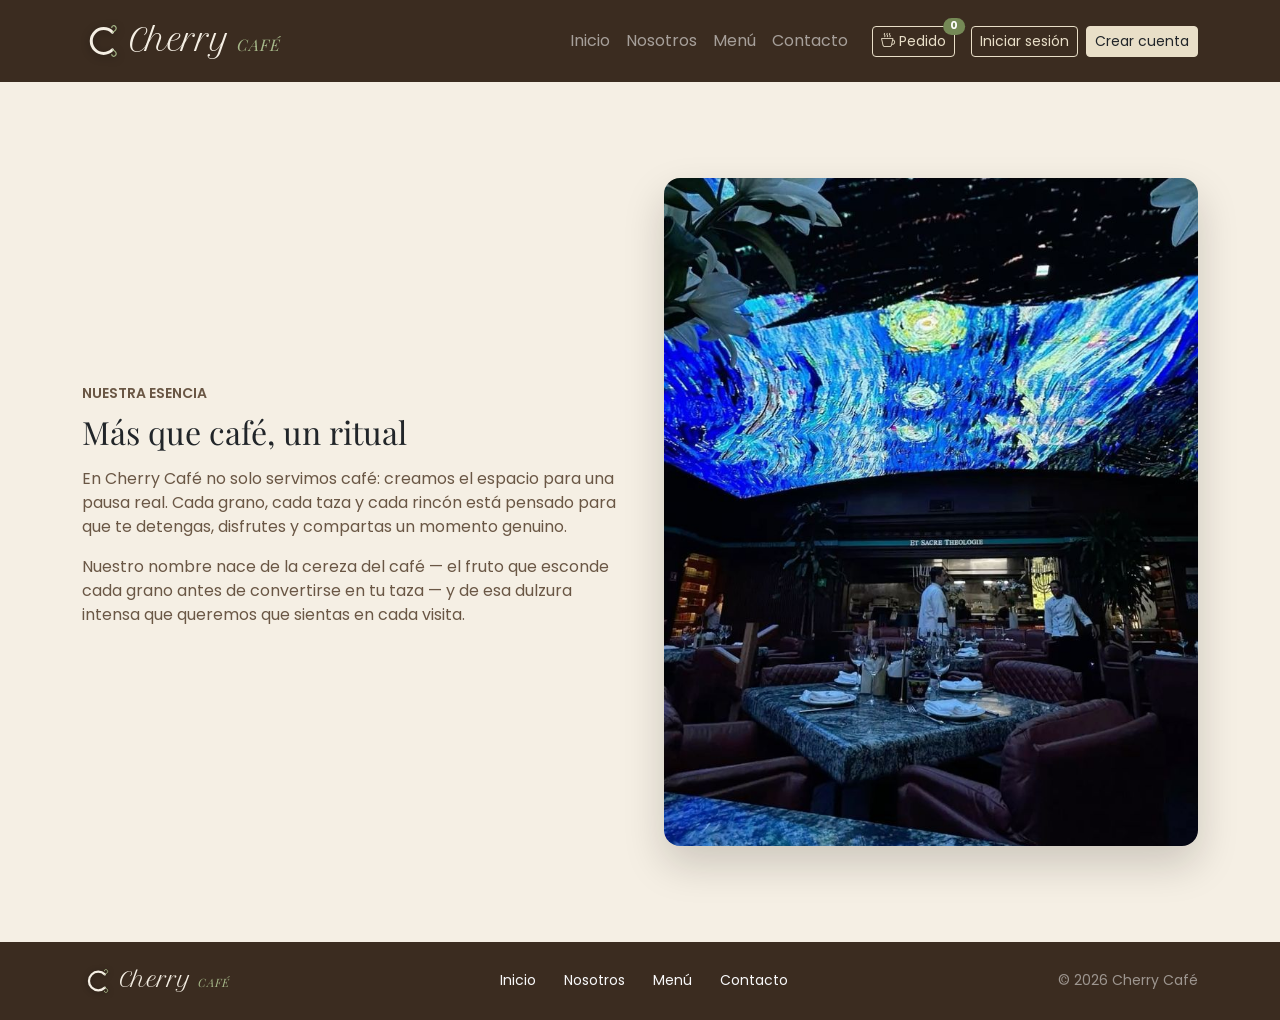
<file: nosotros.html>
<!DOCTYPE html>
<html lang="es">
<head>
<meta charset="UTF-8">
<meta name="viewport" content="width=device-width, initial-scale=1.0">
<title>Nosotros — Cherry Café</title>
<link rel="icon" href="img/logo-mark.svg" type="image/svg+xml">
<link href="https://cdn.jsdelivr.net/npm/bootstrap@5.3.3/dist/css/bootstrap.min.css" rel="stylesheet">
<link rel="stylesheet" href="https://cdn.jsdelivr.net/npm/bootstrap-icons@1.11.3/font/bootstrap-icons.css">
<link rel="stylesheet" href="css/styles.css">
</head>
<body class="d-flex flex-column min-vh-100 bg-white text-dark">

<header>
    <nav class="navbar navbar-expand-lg navbar-dark bg-dark py-3">
        <div class="container">
            <a class="navbar-brand d-flex align-items-center" href="index.html">
                <img src="img/logo-mark-claro.svg" alt="" height="40" class="brand-mark me-2">
                <span class="brand-type"><span class="brand-script">Cherry</span><span class="brand-serif">Café</span></span>
            </a>
            <button class="navbar-toggler" type="button" data-bs-toggle="collapse" data-bs-target="#menuCherry"
                    aria-controls="menuCherry" aria-expanded="false" aria-label="Alternar navegación">
                <span class="navbar-toggler-icon"></span>
            </button>
            <div class="collapse navbar-collapse" id="menuCherry">
                <ul class="navbar-nav ms-auto mb-3 mb-lg-0 align-items-lg-center">
                    <li class="nav-item"><a class="nav-link" href="index.html">Inicio</a></li>
                    <li class="nav-item"><a class="nav-link" href="nosotros.html">Nosotros</a></li>
                    <li class="nav-item"><a class="nav-link" href="menu.html">Menú</a></li>
                    <li class="nav-item"><a class="nav-link" href="contacto.html">Contacto</a></li>
                    <li class="nav-item ms-lg-3">
                        <button type="button" class="btn btn-outline-light btn-sm position-relative" data-bs-toggle="offcanvas" data-bs-target="#offcanvasCarrito" aria-controls="offcanvasCarrito">
                            <i class="bi bi-cup-hot"></i> Pedido
                            <span id="carritoContador" class="position-absolute top-0 start-100 translate-middle badge rounded-pill bg-danger">0</span>
                        </button>
                    </li>
                    <li class="nav-item ms-lg-3">
                        <button type="button" class="btn btn-outline-light btn-sm" data-bs-toggle="modal" data-bs-target="#modalLogin">
                            Iniciar sesión
                        </button>
                    </li>
                    <li class="nav-item mt-2 mt-lg-0 ms-lg-2">
                        <button type="button" class="btn btn-light btn-sm text-dark" data-bs-toggle="modal" data-bs-target="#modalRegistro">
                            Crear cuenta
                        </button>
                    </li>
                </ul>
            </div>
        </div>
    </nav>
</header>

<main class="flex-grow-1">
    <!-- ================= NOSOTROS ================= -->
    <section id="esencia" class="bg-light py-5">
        <div class="container py-5">
            <div class="row align-items-center g-5">
                <div class="col-lg-6">
                    <span class="text-secondary text-uppercase small fw-semibold">Nuestra esencia</span>
                    <h1 class="fw-normal mt-2 mb-3 fs-2">Más que café, un ritual</h1>
                    <p class="text-secondary">En Cherry Café no solo servimos café: creamos el espacio para una pausa real.
                        Cada grano, cada taza y cada rincón está pensado para que te detengas,
                        disfrutes y compartas un momento genuino.</p>
                    <p class="text-secondary">Nuestro nombre nace de la cereza del café — el fruto que esconde cada grano
                        antes de convertirse en tu taza — y de esa dulzura intensa que queremos que sientas en cada visita.</p>
                </div>
                <div class="col-lg-6">
                    <div class="cf-photo">
                        <img src="img/nosotros.jpeg" alt="Espacio Cherry Café">
                    </div>
                </div>
            </div>
        </div>
    </section>

    
<footer class="bg-dark text-white-50 py-4 mt-auto">
    <div class="container d-flex flex-column flex-md-row justify-content-between align-items-center gap-3">
        <div class="d-flex align-items-center">
            <img src="img/logo-mark-claro.svg" alt="" height="30" class="brand-mark me-2">
            <span class="brand-type"><span class="brand-script">Cherry</span><span class="brand-serif">Café</span></span>
        </div>
        <ul class="list-inline mb-0 small">
            <li class="list-inline-item"><a class="link-light text-decoration-none" href="./index.html">Inicio</a></li>
            <li class="list-inline-item ms-3"><a class="link-light text-decoration-none" href="./nosotros.html">Nosotros</a></li>
            <li class="list-inline-item ms-3"><a class="link-light text-decoration-none" href="./menu.html">Menú</a></li>
            <li class="list-inline-item ms-3"><a class="link-light text-decoration-none" href="./contacto.html">Contacto</a></li>
        </ul>
        <div class="small">&copy; <span id="anioActual">2026</span> Cherry Café</div>
    </div>
</footer>

    <!-- ================= MODAL INICIAR SESIÓN ================= -->
    <div class="modal fade" id="modalLogin" tabindex="-1" aria-labelledby="modalLoginLabel" aria-hidden="true">
        <div class="modal-dialog modal-dialog-centered">
            <div class="modal-content">
                <div class="modal-header">
                    <h5 class="modal-title" id="modalLoginLabel">Iniciar sesión</h5>
                    <button type="button" class="btn-close" data-bs-dismiss="modal" aria-label="Cerrar"></button>
                </div>
                <div class="modal-body">
                    <form class="row g-3" id="formLogin" novalidate>
                        <div class="col-12">
                            <label class="form-label" for="loginCorreo">Correo electrónico</label>
                            <input type="email" class="form-control" id="loginCorreo" placeholder="ejemplo@correo.com">
                            <div class="invalid-feedback" id="errorLoginCorreo"></div>
                        </div>
                        <div class="col-12">
                            <label class="form-label" for="loginPassword">Contraseña</label>
                            <input type="password" class="form-control" id="loginPassword" placeholder="Tu contraseña">
                            <div class="invalid-feedback" id="errorLoginPassword"></div>
                        </div>
                        <div class="col-12">
                            <p class="small mb-0" id="mensajeLogin"></p>
                        </div>
                    </form>
                </div>
                <div class="modal-footer">
                    <button type="button" class="btn btn-outline-dark" data-bs-dismiss="modal">Cancelar</button>
                    <button type="button" class="btn btn-dark" id="btnLoginSubmit">Iniciar sesión</button>
                </div>
            </div>
        </div>
    </div>

    <!-- ================= MODAL CREAR CUENTA ================= -->
    <div class="modal fade" id="modalRegistro" tabindex="-1" aria-labelledby="modalRegistroLabel" aria-hidden="true">
        <div class="modal-dialog modal-dialog-centered">
            <div class="modal-content">
                <div class="modal-header">
                    <h5 class="modal-title" id="modalRegistroLabel">Crear cuenta</h5>
                    <button type="button" class="btn-close" data-bs-dismiss="modal" aria-label="Cerrar"></button>
                </div>
                <div class="modal-body">
                    <form class="row g-3" id="formRegistro" novalidate>
                        <div class="col-12">
                            <label class="form-label" for="registroNombre">Nombre completo</label>
                            <input type="text" class="form-control" id="registroNombre" placeholder="Tu nombre completo">
                            <div class="invalid-feedback" id="errorRegistroNombre"></div>
                        </div>
                        <div class="col-12">
                            <label class="form-label" for="registroCorreo">Correo electrónico</label>
                            <input type="email" class="form-control" id="registroCorreo" placeholder="ejemplo@correo.com">
                            <div class="invalid-feedback" id="errorRegistroCorreo"></div>
                        </div>
                        <div class="col-12 col-sm-6">
                            <label class="form-label" for="registroPassword">Contraseña</label>
                            <input type="password" class="form-control" id="registroPassword" placeholder="Crea una contraseña">
                            <div class="invalid-feedback" id="errorRegistroPassword"></div>
                        </div>
                        <div class="col-12 col-sm-6">
                            <label class="form-label" for="registroPassword2">Confirmar contraseña</label>
                            <input type="password" class="form-control" id="registroPassword2" placeholder="Repite la contraseña">
                            <div class="invalid-feedback" id="errorRegistroPassword2"></div>
                        </div>
                        <div class="col-12">
                            <p class="small mb-0" id="mensajeRegistro"></p>
                        </div>
                    </form>
                </div>
                <div class="modal-footer">
                    <button type="button" class="btn btn-outline-dark" data-bs-dismiss="modal">Cancelar</button>
                    <button type="button" class="btn btn-dark" id="btnRegistroSubmit">Crear cuenta</button>
                </div>
            </div>
        </div>
    </div>



<!-- ================= OFFCANVAS CARRITO ================= -->
<div class="offcanvas offcanvas-end" tabindex="-1" id="offcanvasCarrito" aria-labelledby="offcanvasCarritoLabel">
    <div class="offcanvas-header">
        <h5 class="offcanvas-title" id="offcanvasCarritoLabel"><i class="bi bi-cup-hot me-2"></i>Tu pedido</h5>
        <button type="button" class="btn-close" data-bs-dismiss="offcanvas" aria-label="Cerrar"></button>
    </div>
    <div class="offcanvas-body d-flex flex-column">
        <div id="carritoVacio" class="text-secondary text-center my-4">
            <i class="bi bi-cup fs-1 d-block mb-2"></i>
            Todavía no agregaste productos.
        </div>
        <ul id="carritoLista" class="list-group mb-3"></ul>
        <div class="mt-auto">
            <div class="d-flex justify-content-between fw-semibold border-top pt-3">
                <span>Total</span>
                <span id="carritoTotal">S/ 0.00</span>
            </div>
            <div class="d-grid gap-2 mt-3">
                <button type="button" class="btn btn-dark" id="btnFinalizarPedido">
                    <i class="bi bi-check2-circle me-1"></i> Finalizar pedido
                </button>
                <button type="button" class="btn btn-outline-dark btn-sm" id="btnVaciarCarrito">Vaciar pedido</button>
            </div>
        </div>
    </div>
</div>

<script src="https://cdn.jsdelivr.net/npm/bootstrap@5.3.3/dist/js/bootstrap.bundle.min.js"></script>
<script src="js/app.js"></script>

</body>
</html>
</file>
<file: css/styles.css>
@import url('https://fonts.googleapis.com/css2?family=Petit+Formal+Script&family=Playfair+Display:ital,wght@0,500;0,700;1,500&family=Poppins:wght@300;400;500;600&display=swap');

:root {
    --cf-cream-soft: #F5EFE4;
    --cf-cream: #E9DFC8;
    --cf-black: #14130A;      /* Black Raspberry */
    --cf-bistre: #3B2C20;     /* Bistre */
    --cf-brown: #6A5745;      /* Baby Bear */
    --cf-green: #2F3D20;      /* Forestry */
    --cf-green-dark: #202A16; /* Forestry, tono hover */
    --cf-sage: #758956;       /* Moss Gardens */
    --cf-sage-light: #A7B98A; /* Moss Gardens, tono claro para fondos oscuros */
}

body {
    font-family: 'Poppins', sans-serif;
    color: var(--cf-black);
}

h1, h2, h3, h4, h5 {
    font-family: 'Playfair Display', serif;
}

/* ---------- Logotipo (marca + tipografía) ---------- */
.brand-mark {
    filter: drop-shadow(0 3px 6px rgba(20, 19, 10, 0.28));
}
.brand-type {
    display: inline-flex;
    align-items: baseline;
    gap: 0.4rem;
    white-space: nowrap;
}
.brand-script {
    font-family: 'Petit Formal Script', cursive;
    font-size: 1.85rem;
    line-height: 1;
}
.brand-serif {
    font-family: 'Playfair Display', serif;
    font-style: italic;
    font-size: 1rem;
    letter-spacing: 0.06em;
    text-transform: uppercase;
}
.navbar-brand .brand-script { color: var(--cf-cream-soft); }
.navbar-brand .brand-serif  { color: var(--cf-sage-light); }
.navbar-brand img { filter: drop-shadow(0 2px 4px rgba(0,0,0,0.35)); }

footer .brand-script { font-size: 1.3rem; color: var(--cf-cream-soft); }
footer .brand-serif  { font-size: 0.72rem; color: var(--cf-sage-light); }
footer img.me-2 { filter: drop-shadow(0 1px 3px rgba(0,0,0,0.4)); }

/* ---------- Navbar & Footer ---------- */
.navbar.bg-dark,
footer.bg-dark {
    background-color: var(--cf-bistre) !important;
}

.navbar .btn-outline-light {
    border-color: var(--cf-cream);
    color: var(--cf-cream);
}
.navbar .btn-outline-light:hover {
    background-color: var(--cf-cream);
    color: var(--cf-bistre);
}
.navbar .btn-light {
    background-color: var(--cf-cream);
    border-color: var(--cf-cream);
    color: var(--cf-bistre);
}
.navbar .btn-light:hover {
    background-color: var(--cf-cream-soft);
}

footer a.link-light:hover {
    color: var(--cf-cream) !important;
}

/* ---------- Secciones con fondo claro ---------- */
.bg-light {
    background-color: var(--cf-cream-soft) !important;
}

/* ---------- Botones y acentos ---------- */
.btn-dark {
    background-color: var(--cf-green);
    border-color: var(--cf-green);
}
.btn-dark:hover,
.btn-dark:focus {
    background-color: var(--cf-green-dark);
    border-color: var(--cf-green-dark);
}

.btn-outline-dark {
    color: var(--cf-green);
    border-color: var(--cf-green);
}
.btn-outline-dark:hover {
    background-color: var(--cf-green);
    border-color: var(--cf-green);
    color: #fff;
}

.badge.bg-dark {
    background-color: var(--cf-bistre) !important;
    color: var(--cf-cream-soft);
}

.text-secondary {
    color: var(--cf-brown) !important;
}

hr.bg-dark {
    background-color: var(--cf-green) !important;
}

.table-dark {
    --bs-table-bg: var(--cf-bistre);
}

/* ---------- Íconos de experiencia (home) ---------- */
#experiencia .bi {
    color: var(--cf-green) !important;
}
#experiencia .bg-light {
    background-color: var(--cf-cream-soft) !important;
    border-color: var(--cf-cream) !important;
}

/* ---------- Hero: nuevo lockup del logo ---------- */
.hero-brand {
    display: flex;
    flex-direction: column;
    align-items: center;
    gap: 0.9rem;
    padding: 2rem 0;
}
.hero-brand-halo {
    width: 180px;
    height: 180px;
    border-radius: 50%;
    background: radial-gradient(circle, var(--cf-cream) 0%, rgba(233, 223, 200, 0) 72%);
    display: flex;
    align-items: center;
    justify-content: center;
}
.hero-brand-icon {
    width: 96px;
    height: 96px;
    filter: drop-shadow(0 10px 18px rgba(47, 61, 32, 0.28));
}
.hero-brand-type {
    display: flex;
    align-items: baseline;
    gap: 0.55rem;
}
.hero-brand-type .brand-script {
    font-size: 4.2rem;
    color: var(--cf-green);
}
.hero-brand-type .brand-serif {
    font-size: 1.3rem;
    color: var(--cf-bistre);
}
.hero-brand-rule {
    width: 70px;
    height: 1px;
    background-color: var(--cf-brown);
    position: relative;
    margin: 0.3rem 0;
    opacity: 0.6;
}
.hero-brand-rule::before {
    content: '';
    position: absolute;
    left: 50%;
    top: 50%;
    width: 6px;
    height: 6px;
    background-color: var(--cf-sage);
    transform: translate(-50%, -50%) rotate(45deg);
}
.hero-brand-sub {
    font-family: 'Poppins', sans-serif;
    text-transform: uppercase;
    letter-spacing: 0.35em;
    font-size: 0.72rem;
    color: var(--cf-brown);
}

/* ---------- Fotografías: marco consistente en retrato ---------- */
.cf-photo {
    position: relative;
    overflow: hidden;
    border-radius: 1rem;
    box-shadow: 0 18px 40px rgba(20, 19, 10, 0.18);
    aspect-ratio: 4 / 5;
}
.cf-photo img {
    width: 100%;
    height: 100%;
    object-fit: cover;
    display: block;
}

/* ---------- Menú: tarjetas de producto en formato retrato ---------- */
.menu-photo {
    aspect-ratio: 4 / 5;
    overflow: hidden;
    border-radius: 0.5rem 0.5rem 0 0;
}
.menu-photo img {
    width: 100%;
    height: 100%;
    object-fit: cover;
    display: block;
}

/* ---------- Cierre / CTA ---------- */
#cierre.bg-dark {
    background-color: var(--cf-green) !important;
}

/* ---------- Links de navegación activos ---------- */
.navbar-dark .navbar-nav .nav-link:hover {
    color: var(--cf-cream);
}

/* ---------- Carrito de pedido (offcanvas) ---------- */
.offcanvas-header {
    background-color: var(--cf-bistre);
    color: var(--cf-cream-soft);
}
.offcanvas-header .btn-close {
    filter: invert(1) grayscale(100%) brightness(200%);
}
#carritoContador {
    background-color: var(--cf-sage) !important;
}
.btn-comprar:disabled {
    opacity: 0.6;
}

/* ---------- Buscador y filtro del menú ---------- */
#filtroCategorias .btn.active {
    background-color: var(--cf-green);
    border-color: var(--cf-green);
    color: #fff;
}
</file>
